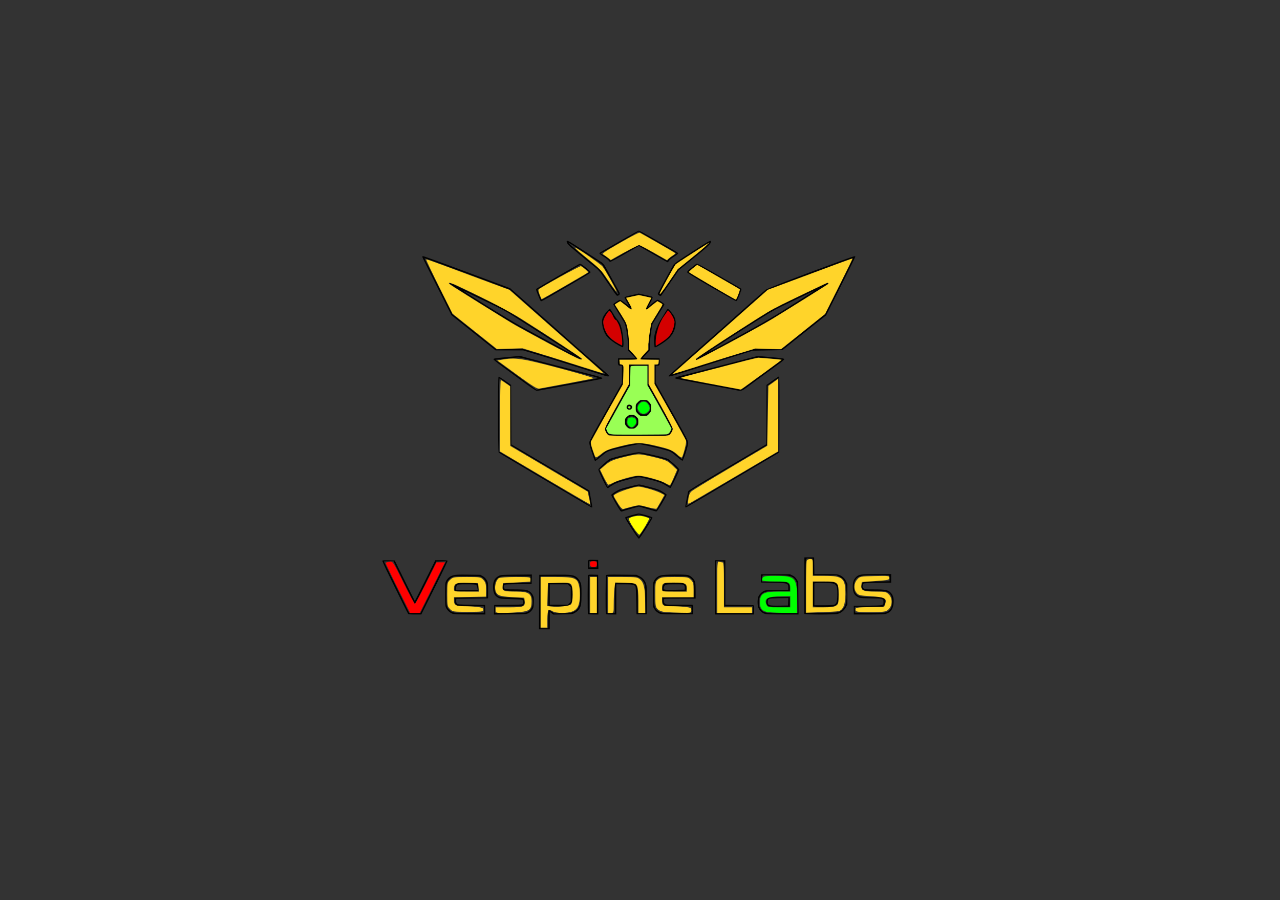
<file: index.html>
<!doctype html>
<html lang="en">
  <head>
    <meta charset="utf-8" />
    <meta name="viewport" content="width=device-width, initial-scale=1" />
    <meta name="theme-color" content="#333333" />
    <title>Vespine Labs</title>
    <link rel="icon" type="image/png" href="./vespine_logo2.png" />
    <link rel="stylesheet" href="./styles.css" />
  </head>
  <body>
    <main>
      <img class="logo" src="./vespine_logo2.png" alt="Vespine Labs" />
    </main>
    <section id="studio"></section>
    <section id="work"></section>
    <section id="contact"></section>
  </body>
</html>
</file>
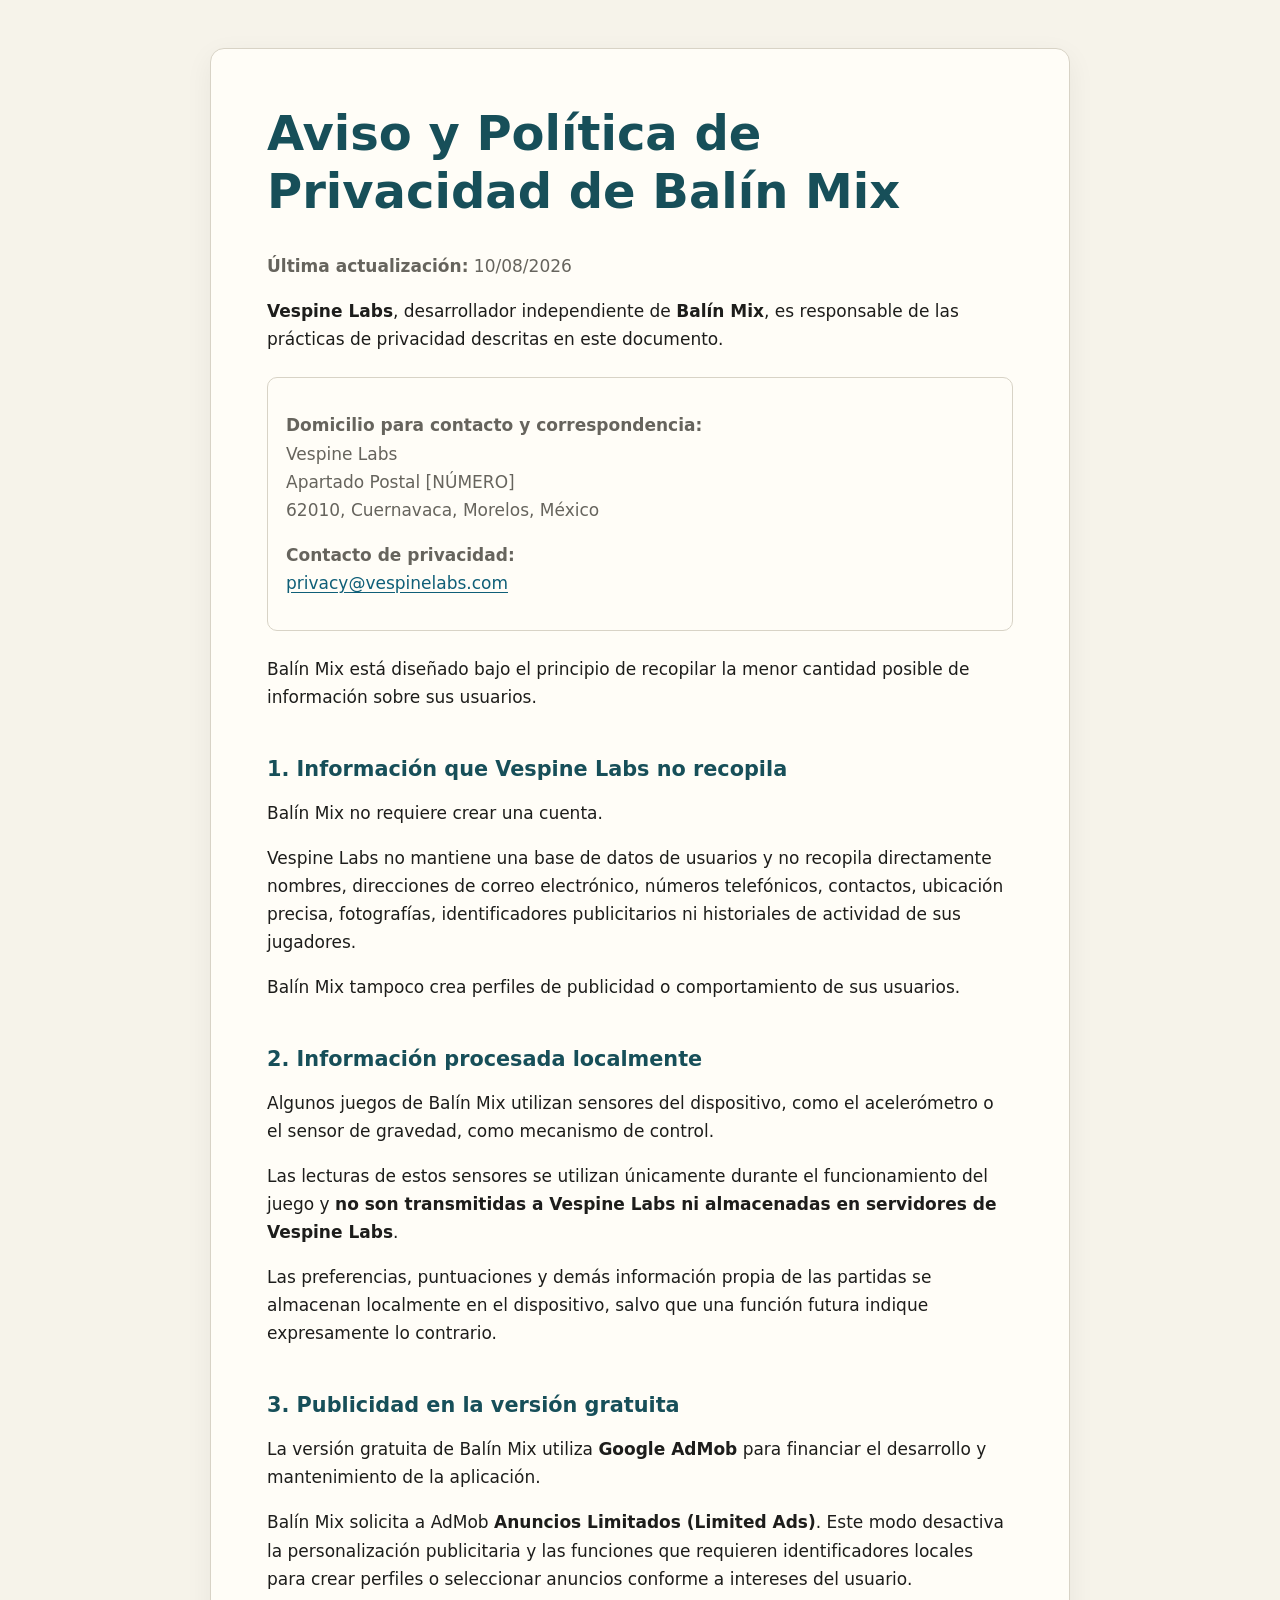
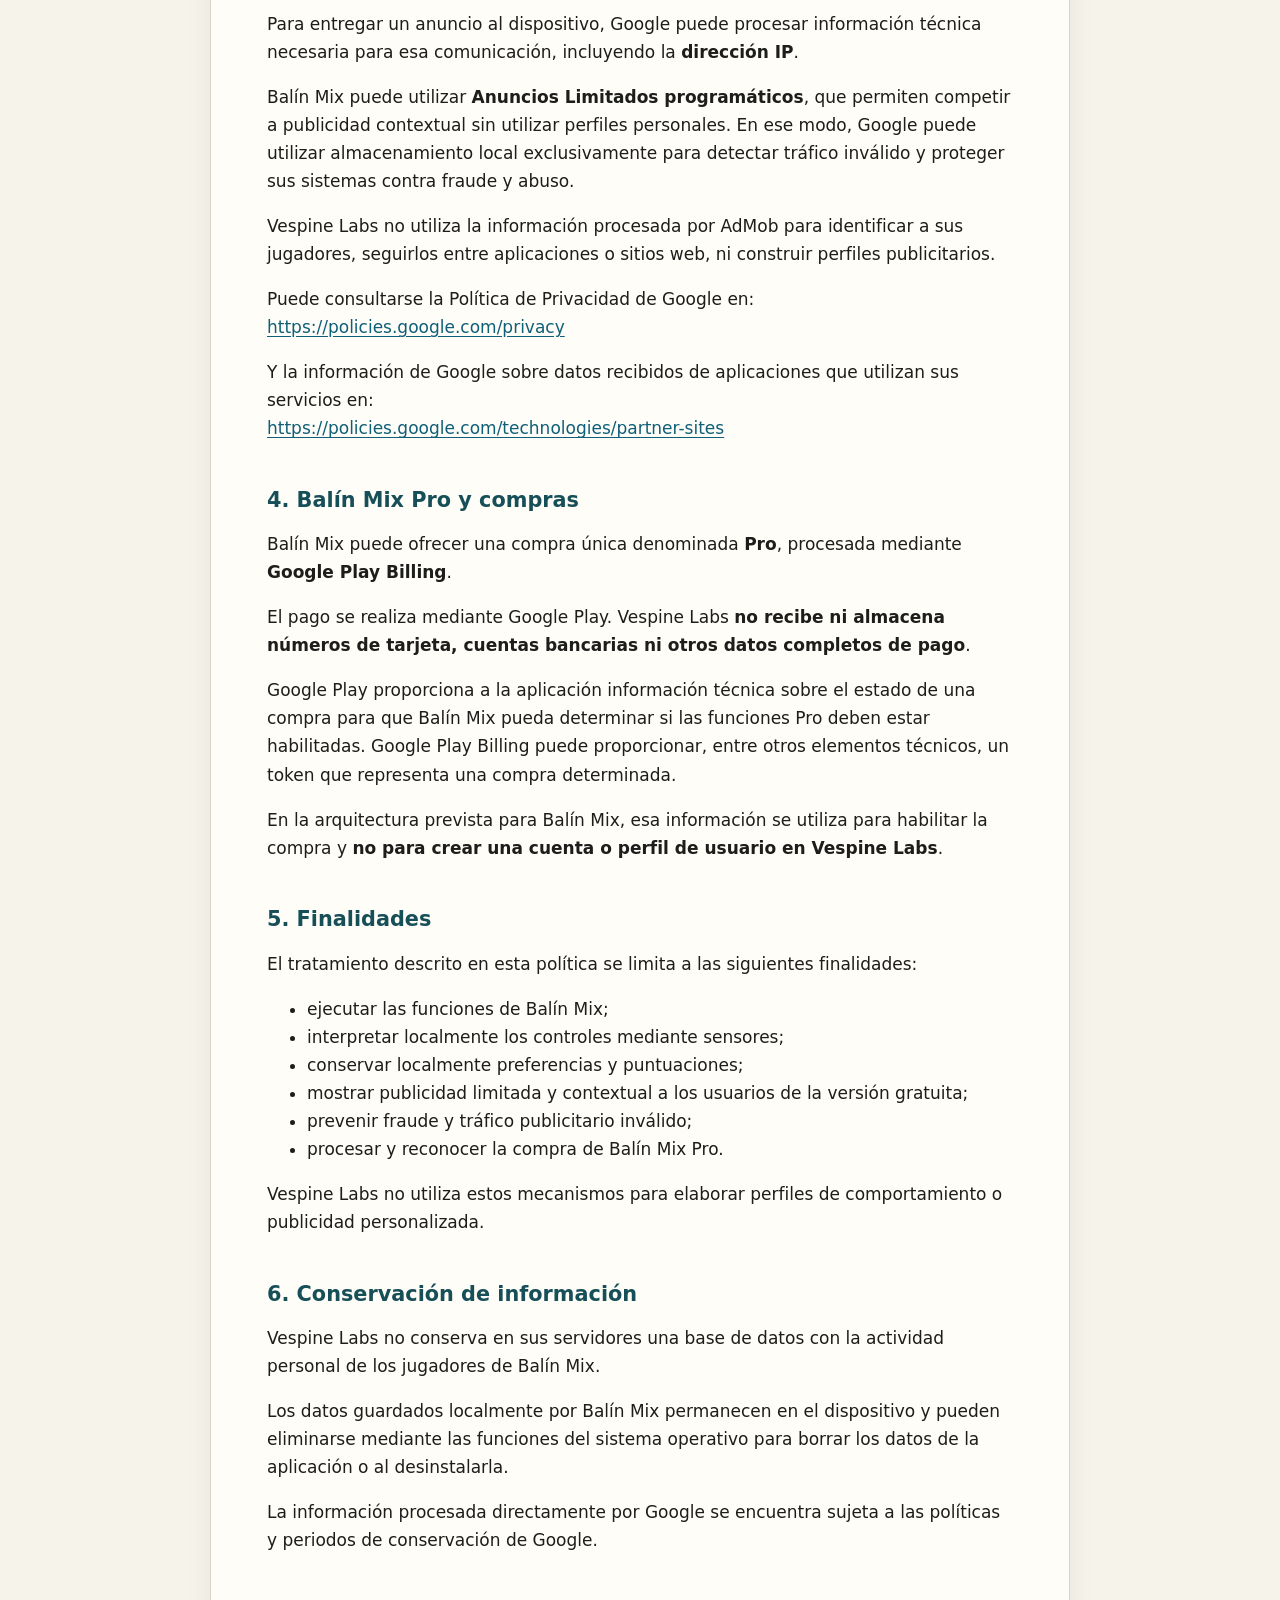
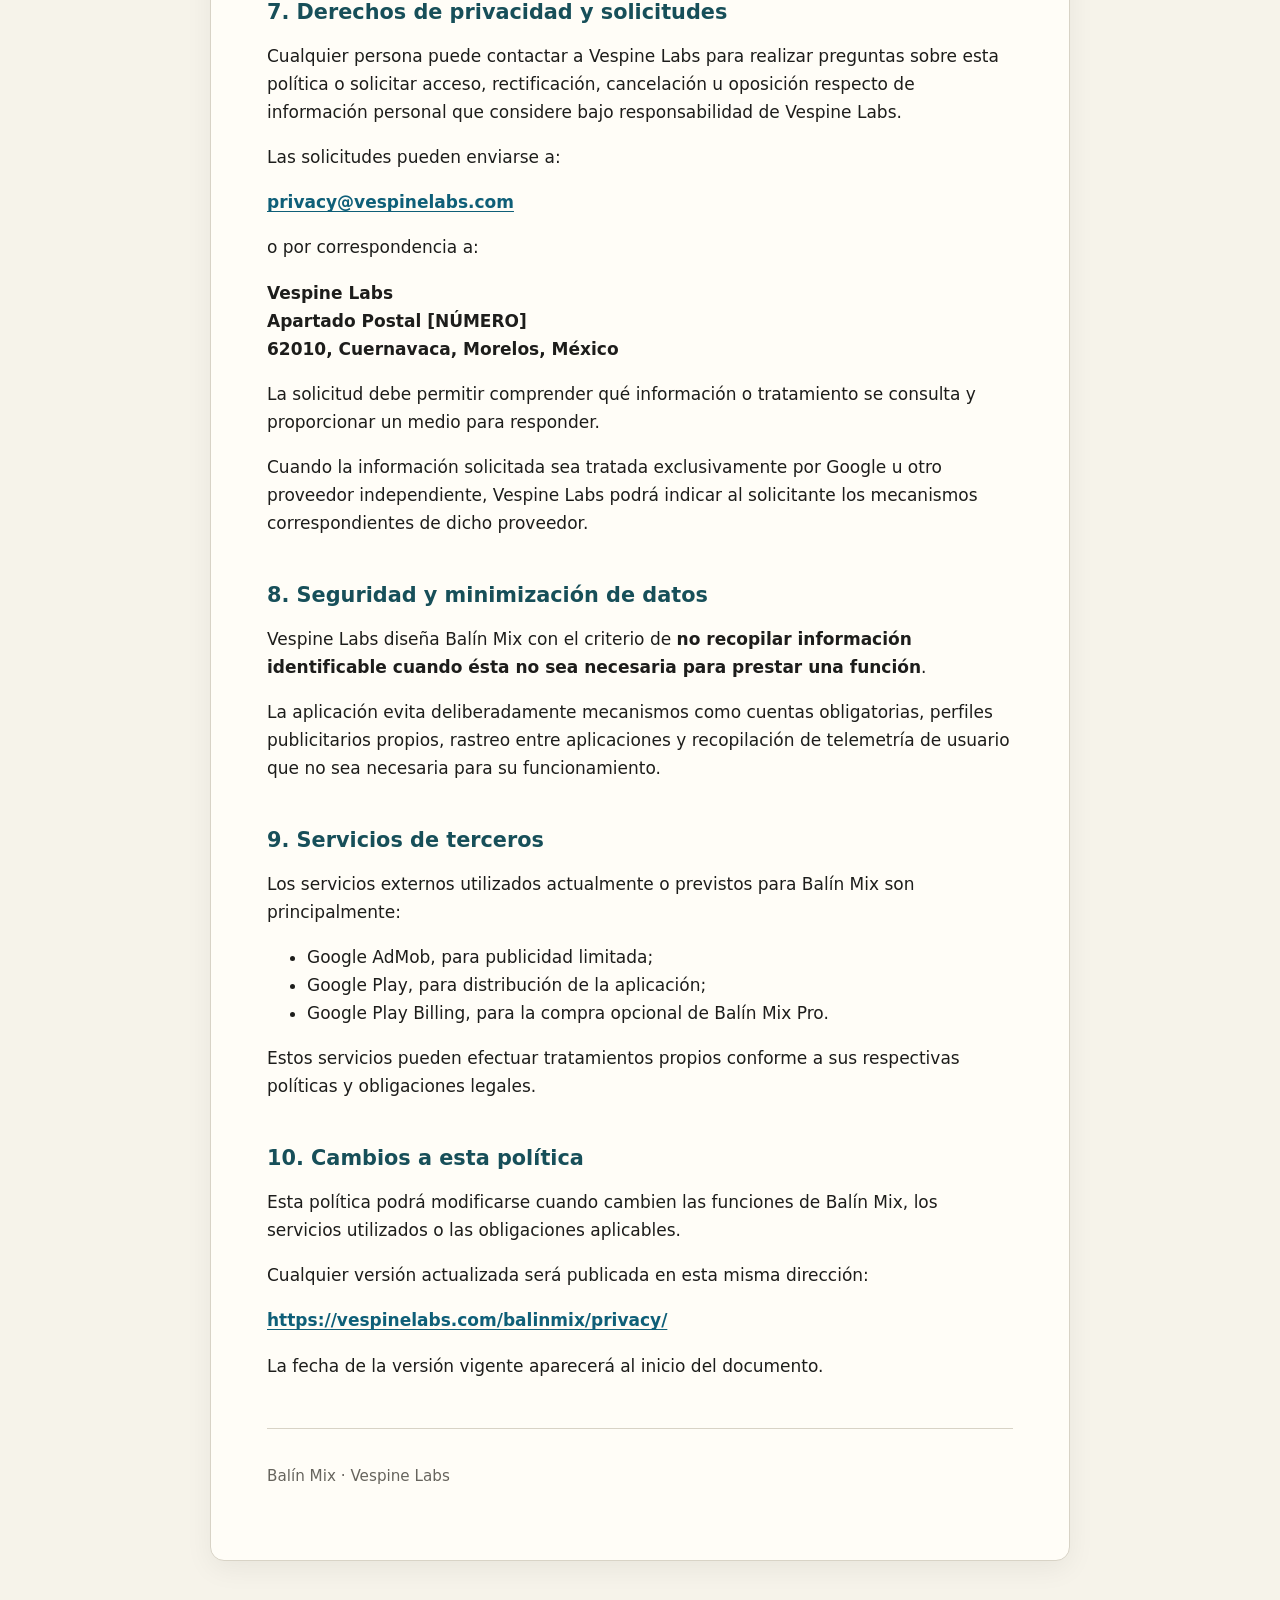
<file: balinmix/privacy/index.html>
<!doctype html>
<html lang="es">
<head>
  <meta charset="utf-8">
  <meta name="viewport" content="width=device-width, initial-scale=1">
  <title>Aviso y Política de Privacidad de Balín Mix</title>
  <meta name="description" content="Aviso y Política de Privacidad de Balín Mix, desarrollado por Vespine Labs.">
  <style>
    :root {
      color-scheme: light dark;
      --bg: #f6f3ea;
      --surface: #fffdf7;
      --text: #1d1d1b;
      --muted: #66645d;
      --border: #d8d3c6;
      --accent: #174f59;
      --link: #0f5f78;
    }
    @media (prefers-color-scheme: dark) {
      :root {
        --bg: #151714;
        --surface: #1c1f1b;
        --text: #f2efe5;
        --muted: #b8b5aa;
        --border: #3c4038;
        --accent: #83c9ce;
        --link: #8fd8e8;
      }
    }
    * { box-sizing: border-box; }
    body {
      margin: 0;
      background: var(--bg);
      color: var(--text);
      font: 17px/1.65 system-ui, -apple-system, BlinkMacSystemFont, "Segoe UI", sans-serif;
    }
    main {
      width: min(860px, calc(100% - 32px));
      margin: 48px auto;
      background: var(--surface);
      border: 1px solid var(--border);
      border-radius: 14px;
      padding: clamp(24px, 5vw, 56px);
      box-shadow: 0 8px 28px rgb(0 0 0 / 0.06);
    }
    h1, h2 { line-height: 1.2; color: var(--accent); }
    h1 { margin-top: 0; font-size: clamp(2rem, 6vw, 3rem); }
    h2 { margin-top: 2.2em; font-size: 1.3rem; }
    p, li { max-width: 72ch; }
    .meta, .contact { color: var(--muted); }
    .contact {
      padding: 16px 18px;
      border: 1px solid var(--border);
      border-radius: 10px;
      margin: 24px 0;
    }
    a { color: var(--link); text-underline-offset: 0.16em; }
    footer {
      margin-top: 3rem;
      padding-top: 1.25rem;
      border-top: 1px solid var(--border);
      color: var(--muted);
      font-size: 0.95rem;
    }
  </style>
</head>
<body>
  <main>
    <header>
      <h1>Aviso y Política de Privacidad de Balín Mix</h1>
      <p class="meta"><strong>Última actualización:</strong> 10/08/2026 </p>
    </header>

    <p><strong>Vespine Labs</strong>, desarrollador independiente de <strong>Balín Mix</strong>, es responsable de las prácticas de privacidad descritas en este documento.</p>

    <div class="contact">
      <p><strong>Domicilio para contacto y correspondencia:</strong><br>
      Vespine Labs<br>
      Apartado Postal [NÚMERO]<br>
      62010, Cuernavaca, Morelos, México</p>

      <p><strong>Contacto de privacidad:</strong><br>
      <a href="mailto:[CORREO_DE_PRIVACIDAD]">privacy@vespinelabs.com</a></p>
    </div>

    <p>Balín Mix está diseñado bajo el principio de recopilar la menor cantidad posible de información sobre sus usuarios.</p>

    <h2>1. Información que Vespine Labs no recopila</h2>
    <p>Balín Mix no requiere crear una cuenta.</p>
    <p>Vespine Labs no mantiene una base de datos de usuarios y no recopila directamente nombres, direcciones de correo electrónico, números telefónicos, contactos, ubicación precisa, fotografías, identificadores publicitarios ni historiales de actividad de sus jugadores.</p>
    <p>Balín Mix tampoco crea perfiles de publicidad o comportamiento de sus usuarios.</p>

    <h2>2. Información procesada localmente</h2>
    <p>Algunos juegos de Balín Mix utilizan sensores del dispositivo, como el acelerómetro o el sensor de gravedad, como mecanismo de control.</p>
    <p>Las lecturas de estos sensores se utilizan únicamente durante el funcionamiento del juego y <strong>no son transmitidas a Vespine Labs ni almacenadas en servidores de Vespine Labs</strong>.</p>
    <p>Las preferencias, puntuaciones y demás información propia de las partidas se almacenan localmente en el dispositivo, salvo que una función futura indique expresamente lo contrario.</p>

    <h2>3. Publicidad en la versión gratuita</h2>
    <p>La versión gratuita de Balín Mix utiliza <strong>Google AdMob</strong> para financiar el desarrollo y mantenimiento de la aplicación.</p>
    <p>Balín Mix solicita a AdMob <strong>Anuncios Limitados (Limited Ads)</strong>. Este modo desactiva la personalización publicitaria y las funciones que requieren identificadores locales para crear perfiles o seleccionar anuncios conforme a intereses del usuario.</p>
    <p>Para entregar un anuncio al dispositivo, Google puede procesar información técnica necesaria para esa comunicación, incluyendo la <strong>dirección IP</strong>.</p>
    <p>Balín Mix puede utilizar <strong>Anuncios Limitados programáticos</strong>, que permiten competir a publicidad contextual sin utilizar perfiles personales. En ese modo, Google puede utilizar almacenamiento local exclusivamente para detectar tráfico inválido y proteger sus sistemas contra fraude y abuso.</p>
    <p>Vespine Labs no utiliza la información procesada por AdMob para identificar a sus jugadores, seguirlos entre aplicaciones o sitios web, ni construir perfiles publicitarios.</p>

    <p>Puede consultarse la Política de Privacidad de Google en:<br>
      <a href="https://policies.google.com/privacy">https://policies.google.com/privacy</a>
    </p>
    <p>Y la información de Google sobre datos recibidos de aplicaciones que utilizan sus servicios en:<br>
      <a href="https://policies.google.com/technologies/partner-sites">https://policies.google.com/technologies/partner-sites</a>
    </p>

    <h2>4. Balín Mix Pro y compras</h2>
    <p>Balín Mix puede ofrecer una compra única denominada <strong>Pro</strong>, procesada mediante <strong>Google Play Billing</strong>.</p>
    <p>El pago se realiza mediante Google Play. Vespine Labs <strong>no recibe ni almacena números de tarjeta, cuentas bancarias ni otros datos completos de pago</strong>.</p>
    <p>Google Play proporciona a la aplicación información técnica sobre el estado de una compra para que Balín Mix pueda determinar si las funciones Pro deben estar habilitadas. Google Play Billing puede proporcionar, entre otros elementos técnicos, un token que representa una compra determinada.</p>
    <p>En la arquitectura prevista para Balín Mix, esa información se utiliza para habilitar la compra y <strong>no para crear una cuenta o perfil de usuario en Vespine Labs</strong>.</p>

    <h2>5. Finalidades</h2>
    <p>El tratamiento descrito en esta política se limita a las siguientes finalidades:</p>
    <ul>
      <li>ejecutar las funciones de Balín Mix;</li>
      <li>interpretar localmente los controles mediante sensores;</li>
      <li>conservar localmente preferencias y puntuaciones;</li>
      <li>mostrar publicidad limitada y contextual a los usuarios de la versión gratuita;</li>
      <li>prevenir fraude y tráfico publicitario inválido;</li>
      <li>procesar y reconocer la compra de Balín Mix Pro.</li>
    </ul>
    <p>Vespine Labs no utiliza estos mecanismos para elaborar perfiles de comportamiento o publicidad personalizada.</p>

    <h2>6. Conservación de información</h2>
    <p>Vespine Labs no conserva en sus servidores una base de datos con la actividad personal de los jugadores de Balín Mix.</p>
    <p>Los datos guardados localmente por Balín Mix permanecen en el dispositivo y pueden eliminarse mediante las funciones del sistema operativo para borrar los datos de la aplicación o al desinstalarla.</p>
    <p>La información procesada directamente por Google se encuentra sujeta a las políticas y periodos de conservación de Google.</p>

    <h2>7. Derechos de privacidad y solicitudes</h2>
    <p>Cualquier persona puede contactar a Vespine Labs para realizar preguntas sobre esta política o solicitar acceso, rectificación, cancelación u oposición respecto de información personal que considere bajo responsabilidad de Vespine Labs.</p>
    <p>Las solicitudes pueden enviarse a:</p>
    <p><a href="mailto:privacy@vespinelabs.com"><strong>privacy@vespinelabs.com</strong></a></p>
    <p>o por correspondencia a:</p>
    <p><strong>Vespine Labs<br>
      Apartado Postal [NÚMERO]<br>
      62010, Cuernavaca, Morelos, México</strong>
    </p>
    <p>La solicitud debe permitir comprender qué información o tratamiento se consulta y proporcionar un medio para responder.</p>
    <p>Cuando la información solicitada sea tratada exclusivamente por Google u otro proveedor independiente, Vespine Labs podrá indicar al solicitante los mecanismos correspondientes de dicho proveedor.</p>

    <h2>8. Seguridad y minimización de datos</h2>
    <p>Vespine Labs diseña Balín Mix con el criterio de <strong>no recopilar información identificable cuando ésta no sea necesaria para prestar una función</strong>.</p>
    <p>La aplicación evita deliberadamente mecanismos como cuentas obligatorias, perfiles publicitarios propios, rastreo entre aplicaciones y recopilación de telemetría de usuario que no sea necesaria para su funcionamiento.</p>

    <h2>9. Servicios de terceros</h2>
    <p>Los servicios externos utilizados actualmente o previstos para Balín Mix son principalmente:</p>
    <ul>
      <li>Google AdMob, para publicidad limitada;</li>
      <li>Google Play, para distribución de la aplicación;</li>
      <li>Google Play Billing, para la compra opcional de Balín Mix Pro.</li>
    </ul>
    <p>Estos servicios pueden efectuar tratamientos propios conforme a sus respectivas políticas y obligaciones legales.</p>

    <h2>10. Cambios a esta política</h2>
    <p>Esta política podrá modificarse cuando cambien las funciones de Balín Mix, los servicios utilizados o las obligaciones aplicables.</p>
    <p>Cualquier versión actualizada será publicada en esta misma dirección:</p>
    <p><strong><a href="https://vespinelabs.com/balinmix/privacy/">https://vespinelabs.com/balinmix/privacy/</a></strong></p>
    <p>La fecha de la versión vigente aparecerá al inicio del documento.</p>

    <footer>
      <p>Balín Mix · Vespine Labs</p>
    </footer>
  </main>
</body>
</html>
</file>
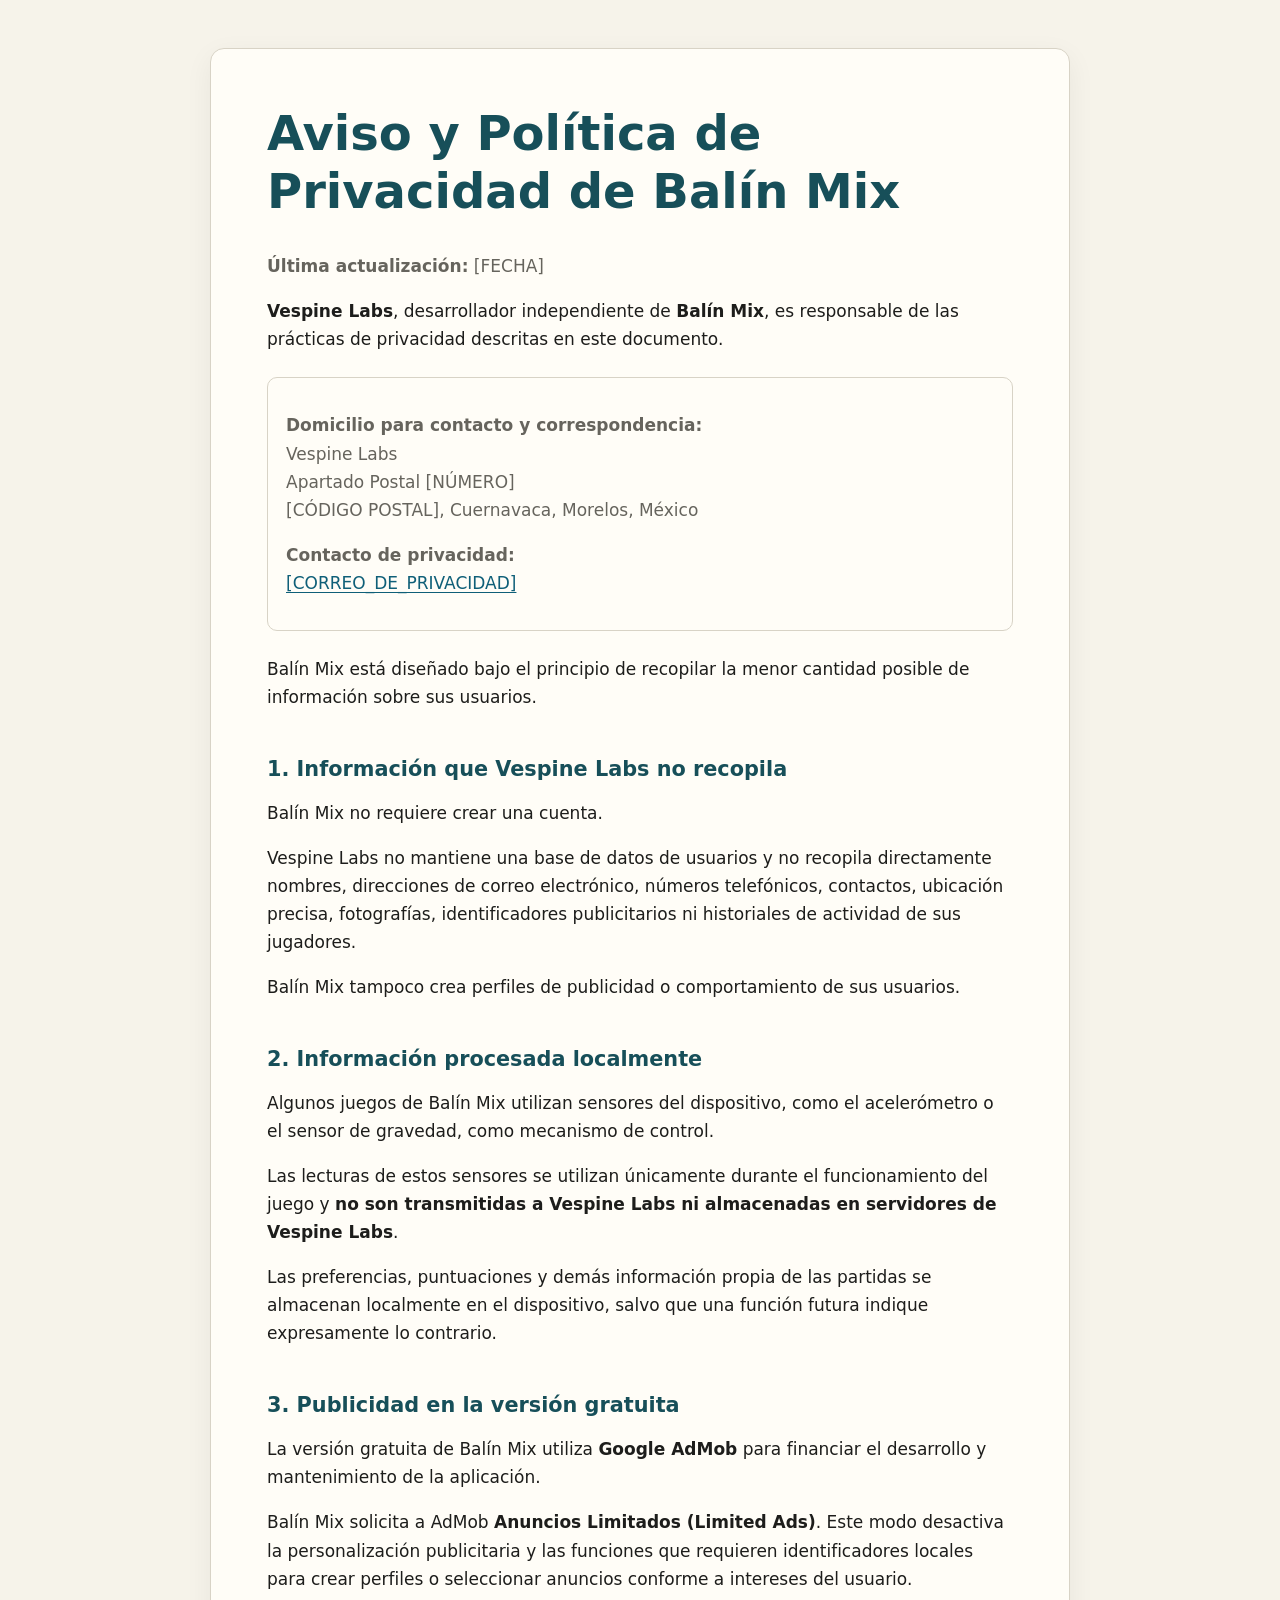
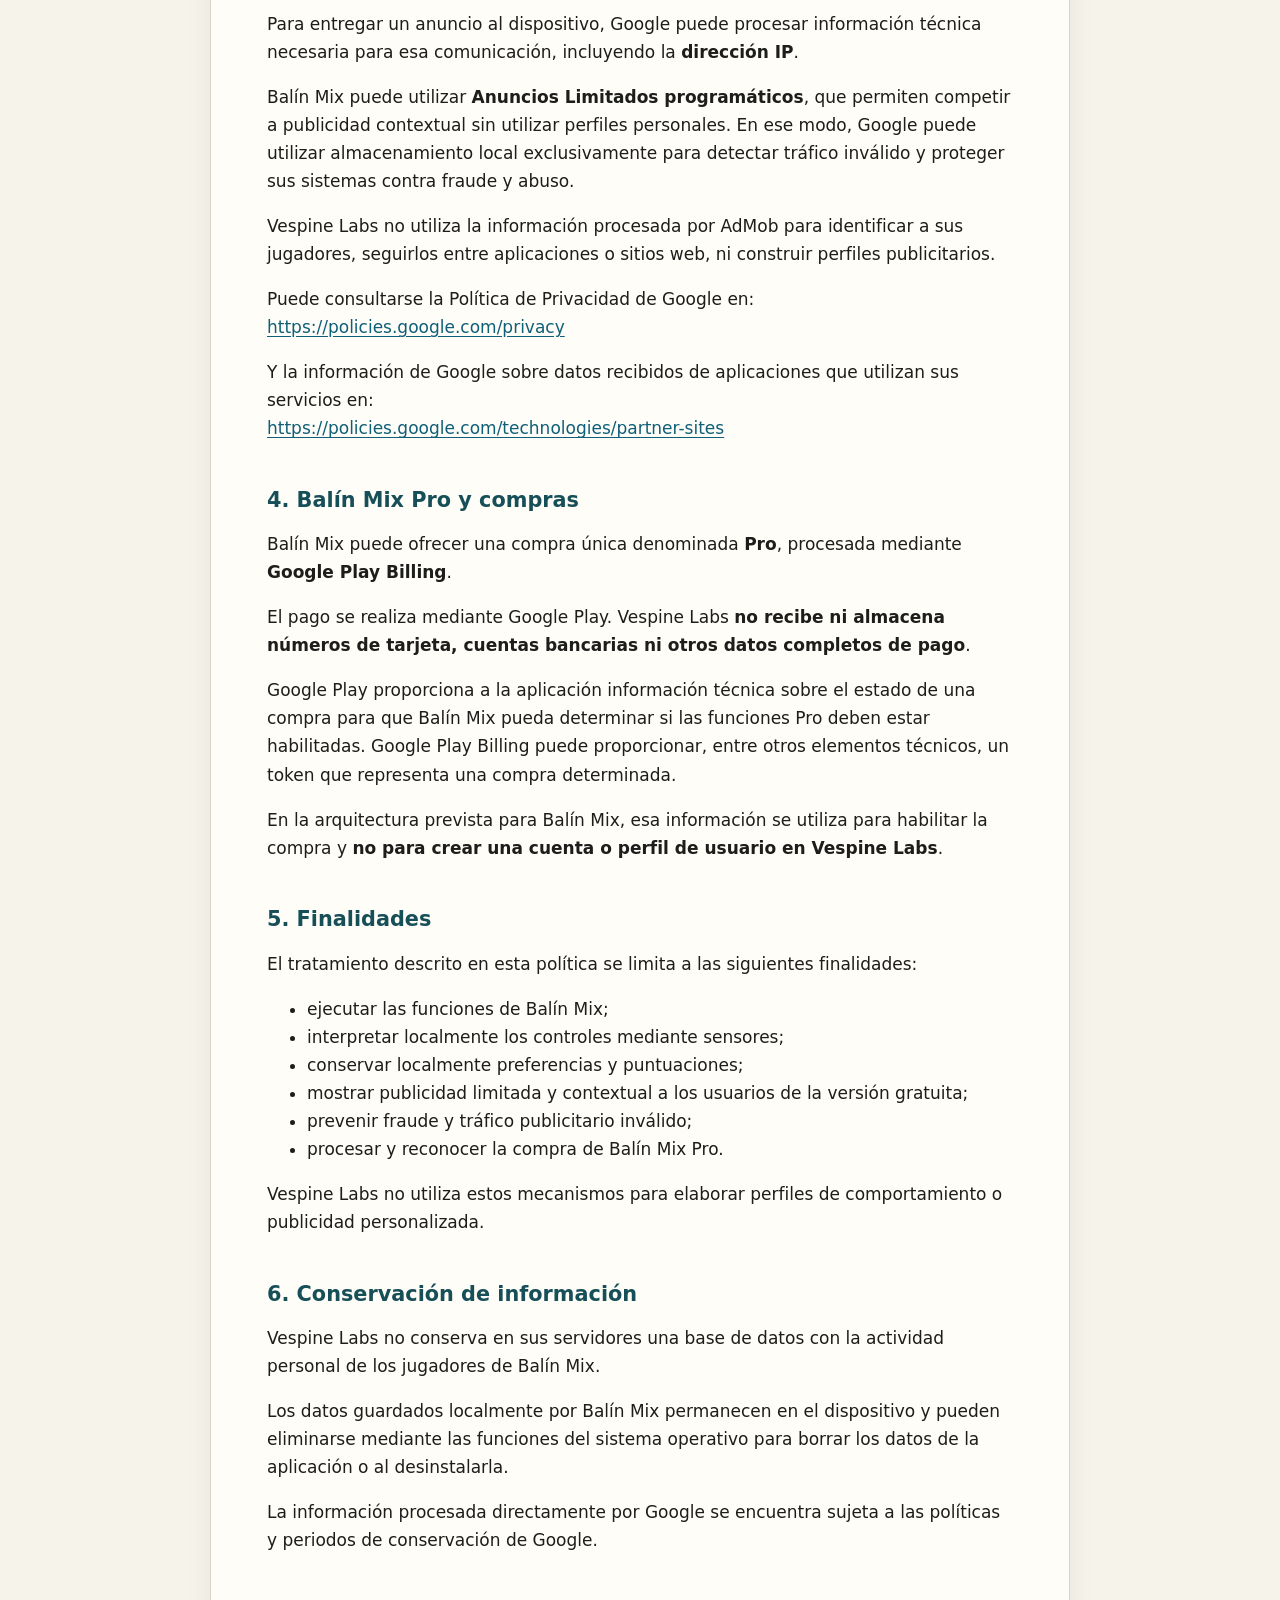
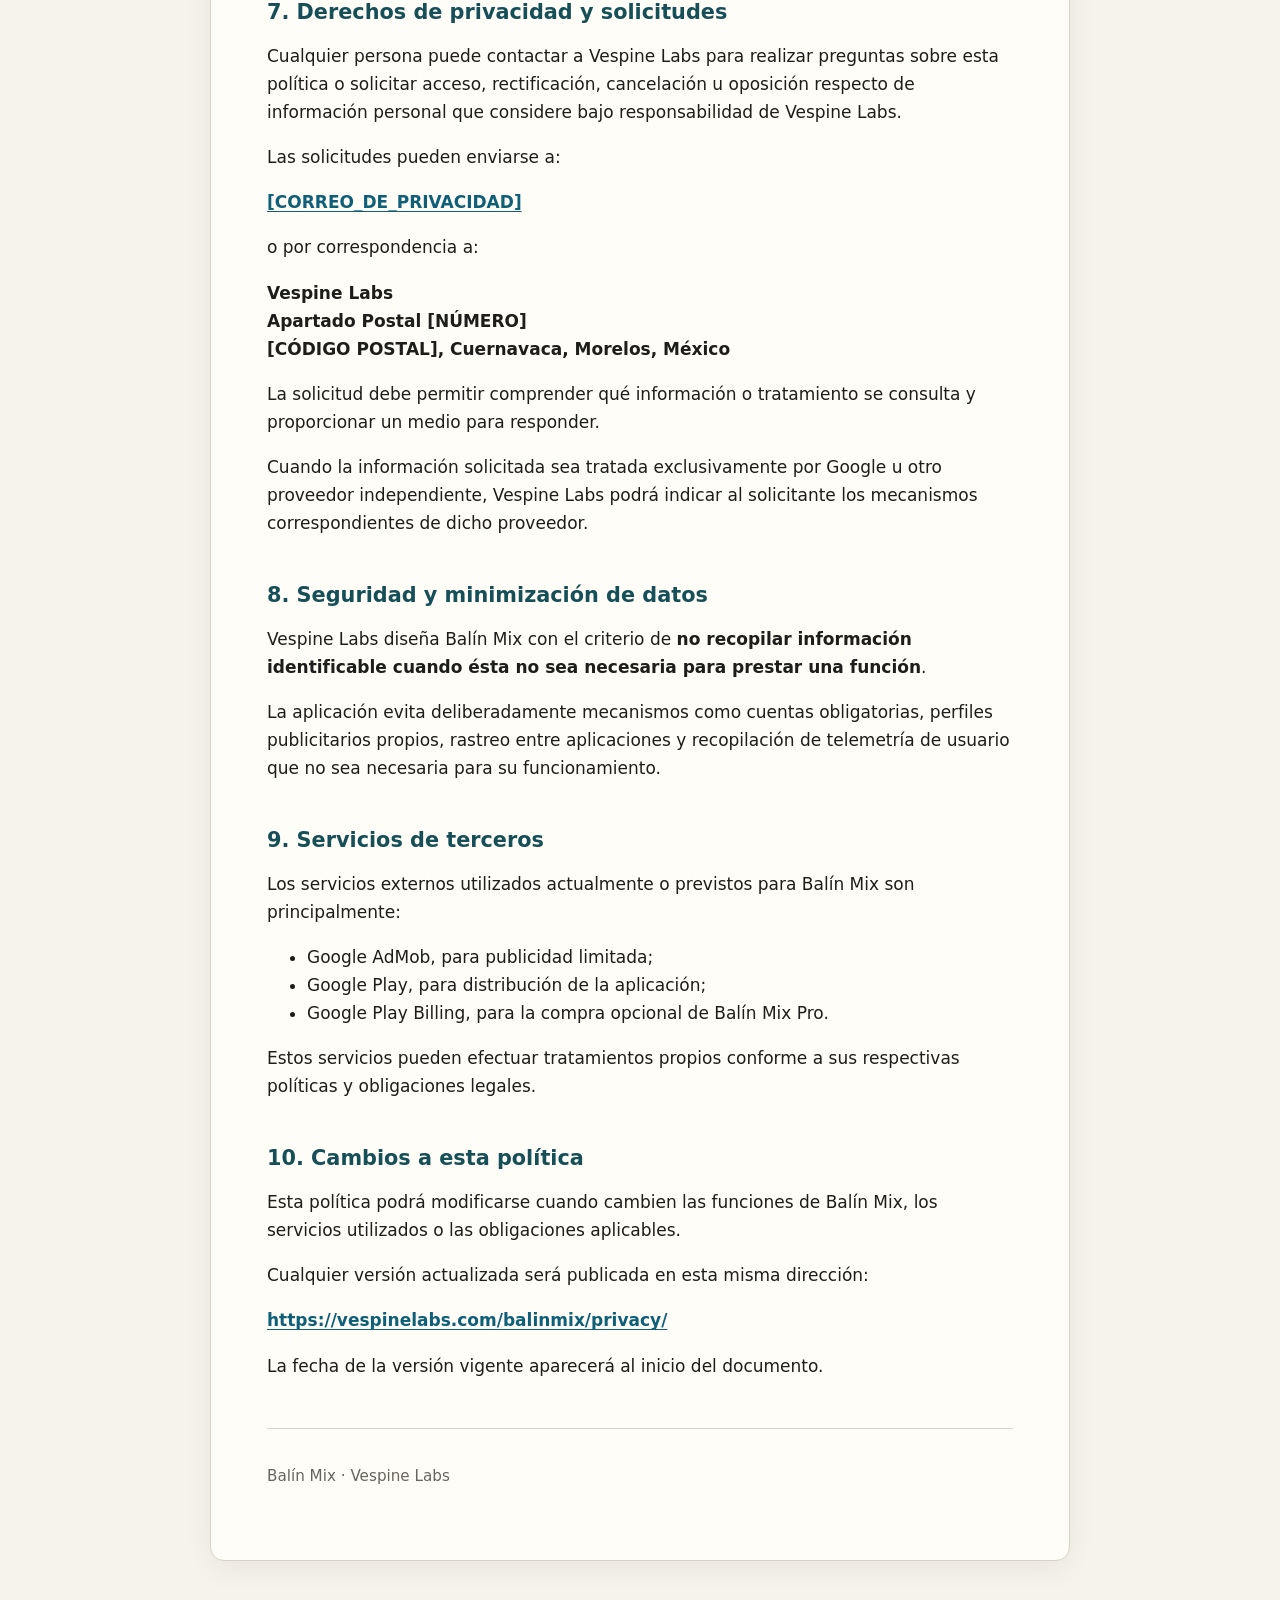
<file: balinmix-privacy.html>
<!doctype html>
<html lang="es">
<head>
  <meta charset="utf-8">
  <meta name="viewport" content="width=device-width, initial-scale=1">
  <title>Aviso y Política de Privacidad de Balín Mix</title>
  <meta name="description" content="Aviso y Política de Privacidad de Balín Mix, desarrollado por Vespine Labs.">
  <style>
    :root {
      color-scheme: light dark;
      --bg: #f6f3ea;
      --surface: #fffdf7;
      --text: #1d1d1b;
      --muted: #66645d;
      --border: #d8d3c6;
      --accent: #174f59;
      --link: #0f5f78;
    }
    @media (prefers-color-scheme: dark) {
      :root {
        --bg: #151714;
        --surface: #1c1f1b;
        --text: #f2efe5;
        --muted: #b8b5aa;
        --border: #3c4038;
        --accent: #83c9ce;
        --link: #8fd8e8;
      }
    }
    * { box-sizing: border-box; }
    body {
      margin: 0;
      background: var(--bg);
      color: var(--text);
      font: 17px/1.65 system-ui, -apple-system, BlinkMacSystemFont, "Segoe UI", sans-serif;
    }
    main {
      width: min(860px, calc(100% - 32px));
      margin: 48px auto;
      background: var(--surface);
      border: 1px solid var(--border);
      border-radius: 14px;
      padding: clamp(24px, 5vw, 56px);
      box-shadow: 0 8px 28px rgb(0 0 0 / 0.06);
    }
    h1, h2 { line-height: 1.2; color: var(--accent); }
    h1 { margin-top: 0; font-size: clamp(2rem, 6vw, 3rem); }
    h2 { margin-top: 2.2em; font-size: 1.3rem; }
    p, li { max-width: 72ch; }
    .meta, .contact { color: var(--muted); }
    .contact {
      padding: 16px 18px;
      border: 1px solid var(--border);
      border-radius: 10px;
      margin: 24px 0;
    }
    a { color: var(--link); text-underline-offset: 0.16em; }
    footer {
      margin-top: 3rem;
      padding-top: 1.25rem;
      border-top: 1px solid var(--border);
      color: var(--muted);
      font-size: 0.95rem;
    }
  </style>
</head>
<body>
  <main>
    <header>
      <h1>Aviso y Política de Privacidad de Balín Mix</h1>
      <p class="meta"><strong>Última actualización:</strong> [FECHA]</p>
    </header>

    <p><strong>Vespine Labs</strong>, desarrollador independiente de <strong>Balín Mix</strong>, es responsable de las prácticas de privacidad descritas en este documento.</p>

    <div class="contact">
      <p><strong>Domicilio para contacto y correspondencia:</strong><br>
      Vespine Labs<br>
      Apartado Postal [NÚMERO]<br>
      [CÓDIGO POSTAL], Cuernavaca, Morelos, México</p>

      <p><strong>Contacto de privacidad:</strong><br>
      <a href="mailto:[CORREO_DE_PRIVACIDAD]">[CORREO_DE_PRIVACIDAD]</a></p>
    </div>

    <p>Balín Mix está diseñado bajo el principio de recopilar la menor cantidad posible de información sobre sus usuarios.</p>

    <h2>1. Información que Vespine Labs no recopila</h2>
    <p>Balín Mix no requiere crear una cuenta.</p>
    <p>Vespine Labs no mantiene una base de datos de usuarios y no recopila directamente nombres, direcciones de correo electrónico, números telefónicos, contactos, ubicación precisa, fotografías, identificadores publicitarios ni historiales de actividad de sus jugadores.</p>
    <p>Balín Mix tampoco crea perfiles de publicidad o comportamiento de sus usuarios.</p>

    <h2>2. Información procesada localmente</h2>
    <p>Algunos juegos de Balín Mix utilizan sensores del dispositivo, como el acelerómetro o el sensor de gravedad, como mecanismo de control.</p>
    <p>Las lecturas de estos sensores se utilizan únicamente durante el funcionamiento del juego y <strong>no son transmitidas a Vespine Labs ni almacenadas en servidores de Vespine Labs</strong>.</p>
    <p>Las preferencias, puntuaciones y demás información propia de las partidas se almacenan localmente en el dispositivo, salvo que una función futura indique expresamente lo contrario.</p>

    <h2>3. Publicidad en la versión gratuita</h2>
    <p>La versión gratuita de Balín Mix utiliza <strong>Google AdMob</strong> para financiar el desarrollo y mantenimiento de la aplicación.</p>
    <p>Balín Mix solicita a AdMob <strong>Anuncios Limitados (Limited Ads)</strong>. Este modo desactiva la personalización publicitaria y las funciones que requieren identificadores locales para crear perfiles o seleccionar anuncios conforme a intereses del usuario.</p>
    <p>Para entregar un anuncio al dispositivo, Google puede procesar información técnica necesaria para esa comunicación, incluyendo la <strong>dirección IP</strong>.</p>
    <p>Balín Mix puede utilizar <strong>Anuncios Limitados programáticos</strong>, que permiten competir a publicidad contextual sin utilizar perfiles personales. En ese modo, Google puede utilizar almacenamiento local exclusivamente para detectar tráfico inválido y proteger sus sistemas contra fraude y abuso.</p>
    <p>Vespine Labs no utiliza la información procesada por AdMob para identificar a sus jugadores, seguirlos entre aplicaciones o sitios web, ni construir perfiles publicitarios.</p>

    <p>Puede consultarse la Política de Privacidad de Google en:<br>
      <a href="https://policies.google.com/privacy">https://policies.google.com/privacy</a>
    </p>
    <p>Y la información de Google sobre datos recibidos de aplicaciones que utilizan sus servicios en:<br>
      <a href="https://policies.google.com/technologies/partner-sites">https://policies.google.com/technologies/partner-sites</a>
    </p>

    <h2>4. Balín Mix Pro y compras</h2>
    <p>Balín Mix puede ofrecer una compra única denominada <strong>Pro</strong>, procesada mediante <strong>Google Play Billing</strong>.</p>
    <p>El pago se realiza mediante Google Play. Vespine Labs <strong>no recibe ni almacena números de tarjeta, cuentas bancarias ni otros datos completos de pago</strong>.</p>
    <p>Google Play proporciona a la aplicación información técnica sobre el estado de una compra para que Balín Mix pueda determinar si las funciones Pro deben estar habilitadas. Google Play Billing puede proporcionar, entre otros elementos técnicos, un token que representa una compra determinada.</p>
    <p>En la arquitectura prevista para Balín Mix, esa información se utiliza para habilitar la compra y <strong>no para crear una cuenta o perfil de usuario en Vespine Labs</strong>.</p>

    <h2>5. Finalidades</h2>
    <p>El tratamiento descrito en esta política se limita a las siguientes finalidades:</p>
    <ul>
      <li>ejecutar las funciones de Balín Mix;</li>
      <li>interpretar localmente los controles mediante sensores;</li>
      <li>conservar localmente preferencias y puntuaciones;</li>
      <li>mostrar publicidad limitada y contextual a los usuarios de la versión gratuita;</li>
      <li>prevenir fraude y tráfico publicitario inválido;</li>
      <li>procesar y reconocer la compra de Balín Mix Pro.</li>
    </ul>
    <p>Vespine Labs no utiliza estos mecanismos para elaborar perfiles de comportamiento o publicidad personalizada.</p>

    <h2>6. Conservación de información</h2>
    <p>Vespine Labs no conserva en sus servidores una base de datos con la actividad personal de los jugadores de Balín Mix.</p>
    <p>Los datos guardados localmente por Balín Mix permanecen en el dispositivo y pueden eliminarse mediante las funciones del sistema operativo para borrar los datos de la aplicación o al desinstalarla.</p>
    <p>La información procesada directamente por Google se encuentra sujeta a las políticas y periodos de conservación de Google.</p>

    <h2>7. Derechos de privacidad y solicitudes</h2>
    <p>Cualquier persona puede contactar a Vespine Labs para realizar preguntas sobre esta política o solicitar acceso, rectificación, cancelación u oposición respecto de información personal que considere bajo responsabilidad de Vespine Labs.</p>
    <p>Las solicitudes pueden enviarse a:</p>
    <p><a href="mailto:[CORREO_DE_PRIVACIDAD]"><strong>[CORREO_DE_PRIVACIDAD]</strong></a></p>
    <p>o por correspondencia a:</p>
    <p><strong>Vespine Labs<br>
      Apartado Postal [NÚMERO]<br>
      [CÓDIGO POSTAL], Cuernavaca, Morelos, México</strong>
    </p>
    <p>La solicitud debe permitir comprender qué información o tratamiento se consulta y proporcionar un medio para responder.</p>
    <p>Cuando la información solicitada sea tratada exclusivamente por Google u otro proveedor independiente, Vespine Labs podrá indicar al solicitante los mecanismos correspondientes de dicho proveedor.</p>

    <h2>8. Seguridad y minimización de datos</h2>
    <p>Vespine Labs diseña Balín Mix con el criterio de <strong>no recopilar información identificable cuando ésta no sea necesaria para prestar una función</strong>.</p>
    <p>La aplicación evita deliberadamente mecanismos como cuentas obligatorias, perfiles publicitarios propios, rastreo entre aplicaciones y recopilación de telemetría de usuario que no sea necesaria para su funcionamiento.</p>

    <h2>9. Servicios de terceros</h2>
    <p>Los servicios externos utilizados actualmente o previstos para Balín Mix son principalmente:</p>
    <ul>
      <li>Google AdMob, para publicidad limitada;</li>
      <li>Google Play, para distribución de la aplicación;</li>
      <li>Google Play Billing, para la compra opcional de Balín Mix Pro.</li>
    </ul>
    <p>Estos servicios pueden efectuar tratamientos propios conforme a sus respectivas políticas y obligaciones legales.</p>

    <h2>10. Cambios a esta política</h2>
    <p>Esta política podrá modificarse cuando cambien las funciones de Balín Mix, los servicios utilizados o las obligaciones aplicables.</p>
    <p>Cualquier versión actualizada será publicada en esta misma dirección:</p>
    <p><strong><a href="https://vespinelabs.com/balinmix/privacy/">https://vespinelabs.com/balinmix/privacy/</a></strong></p>
    <p>La fecha de la versión vigente aparecerá al inicio del documento.</p>

    <footer>
      <p>Balín Mix · Vespine Labs</p>
    </footer>
  </main>
</body>
</html>
</file>
<file: styles.css>
* {
  box-sizing: border-box;
}

html,
body {
  min-height: 100%;
}

body {
  margin: 0;
  background: #333;
}

main {
  min-height: 100svh;
  display: grid;
  place-items: center;
}

.logo {
  display: block;
  width: min(82vw, 82svh, 640px);
  height: auto;
}
</file>
